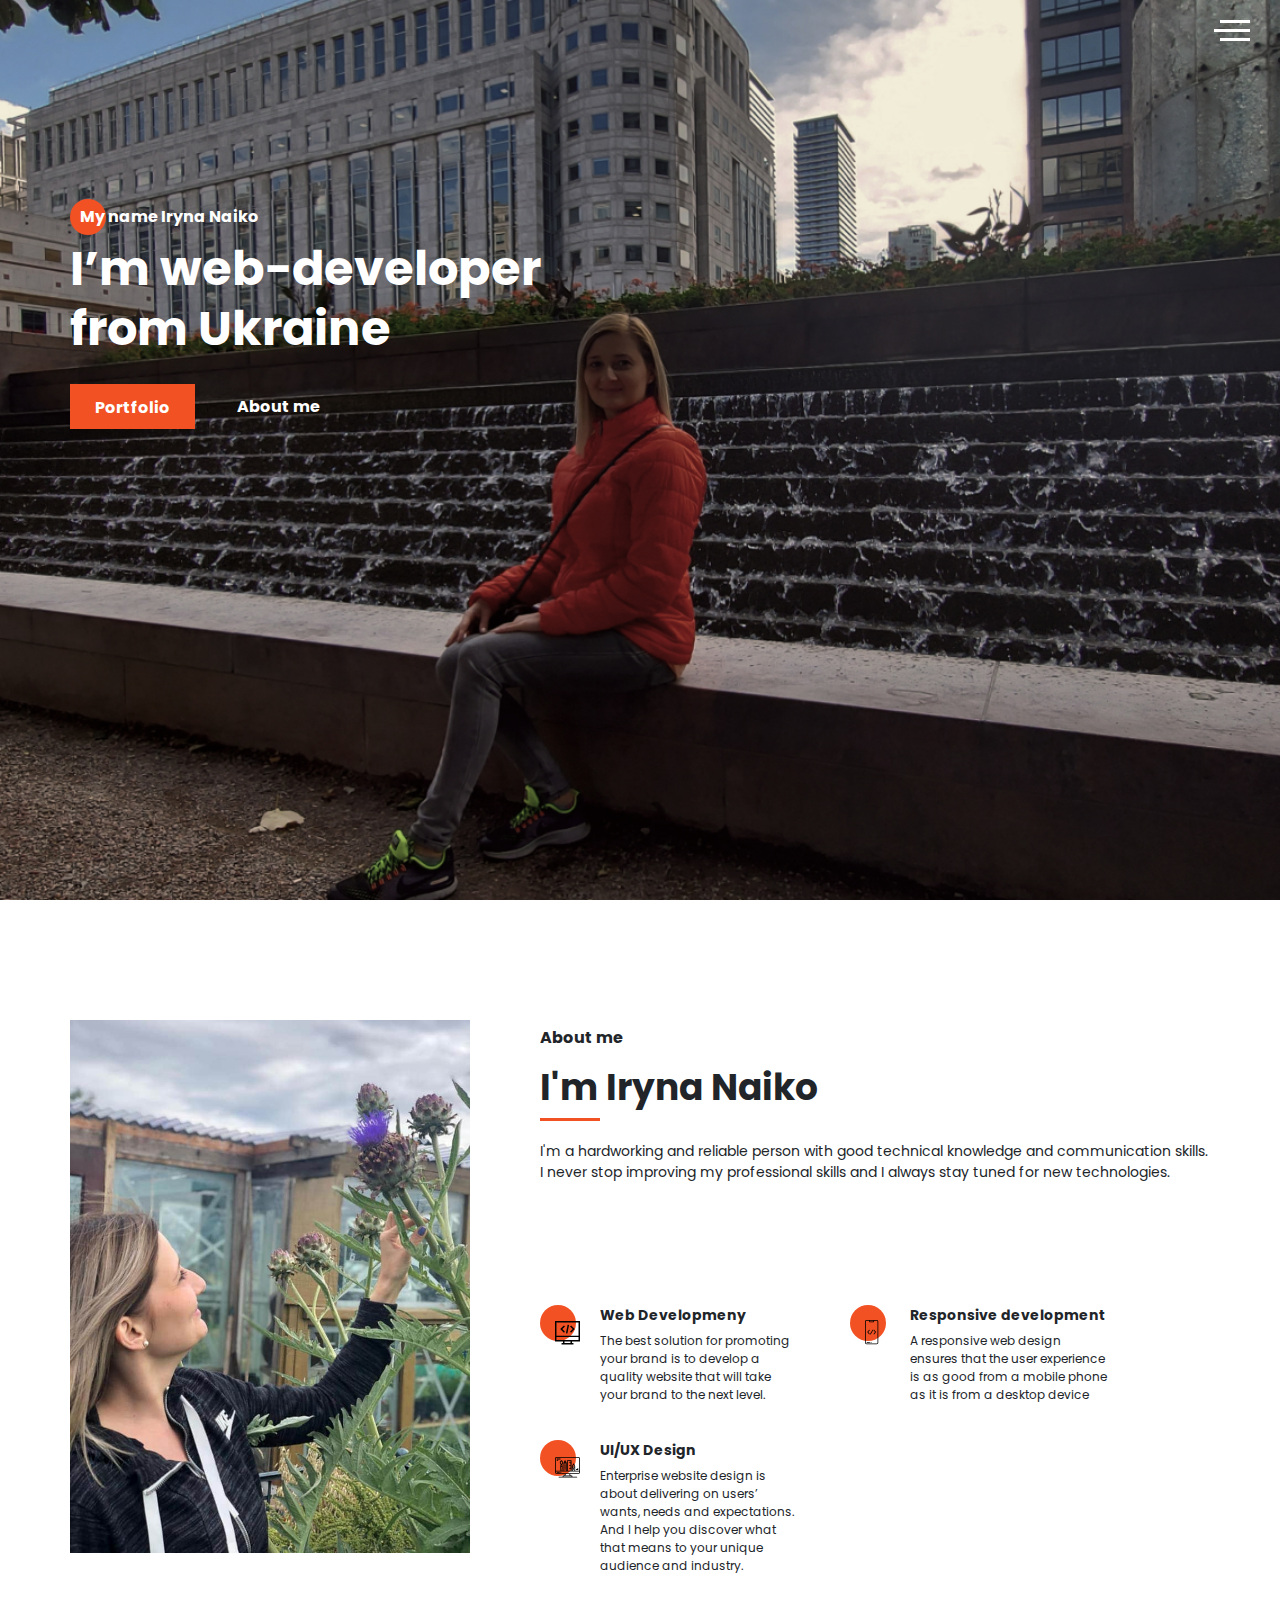
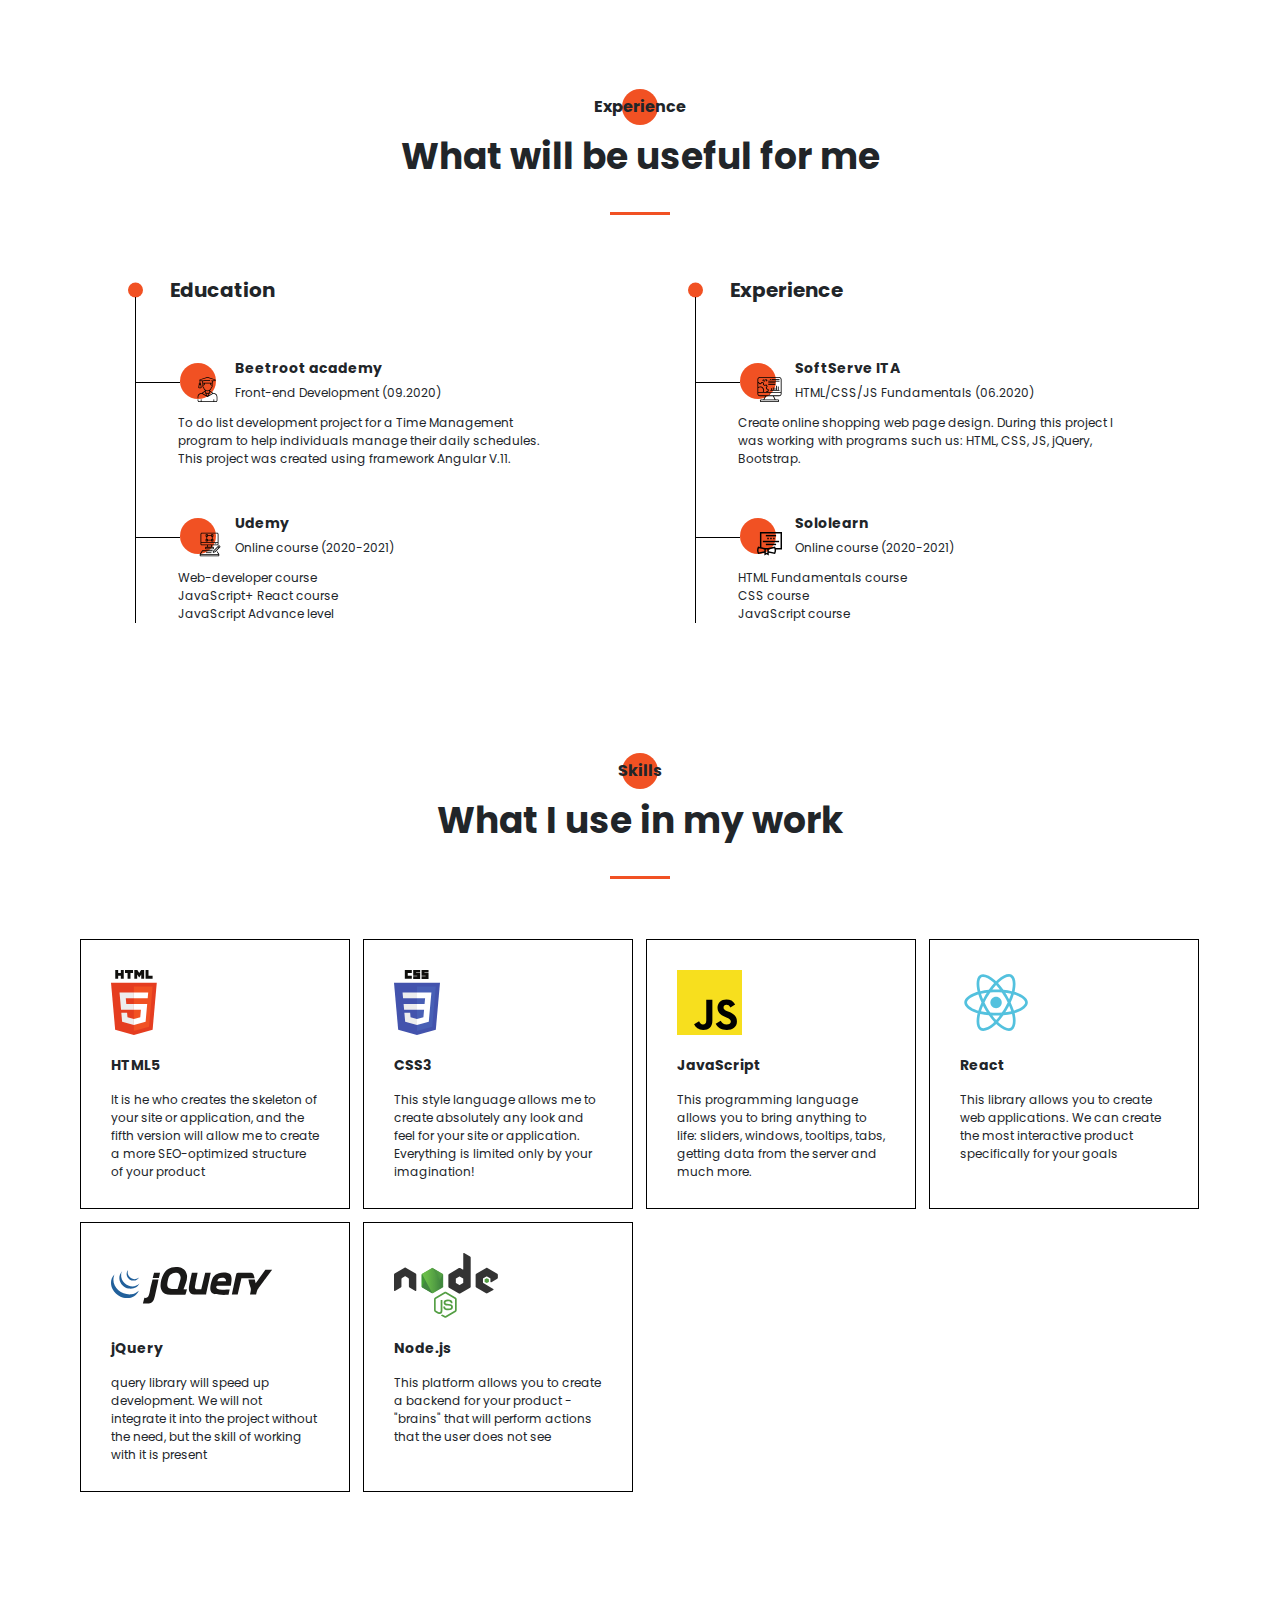
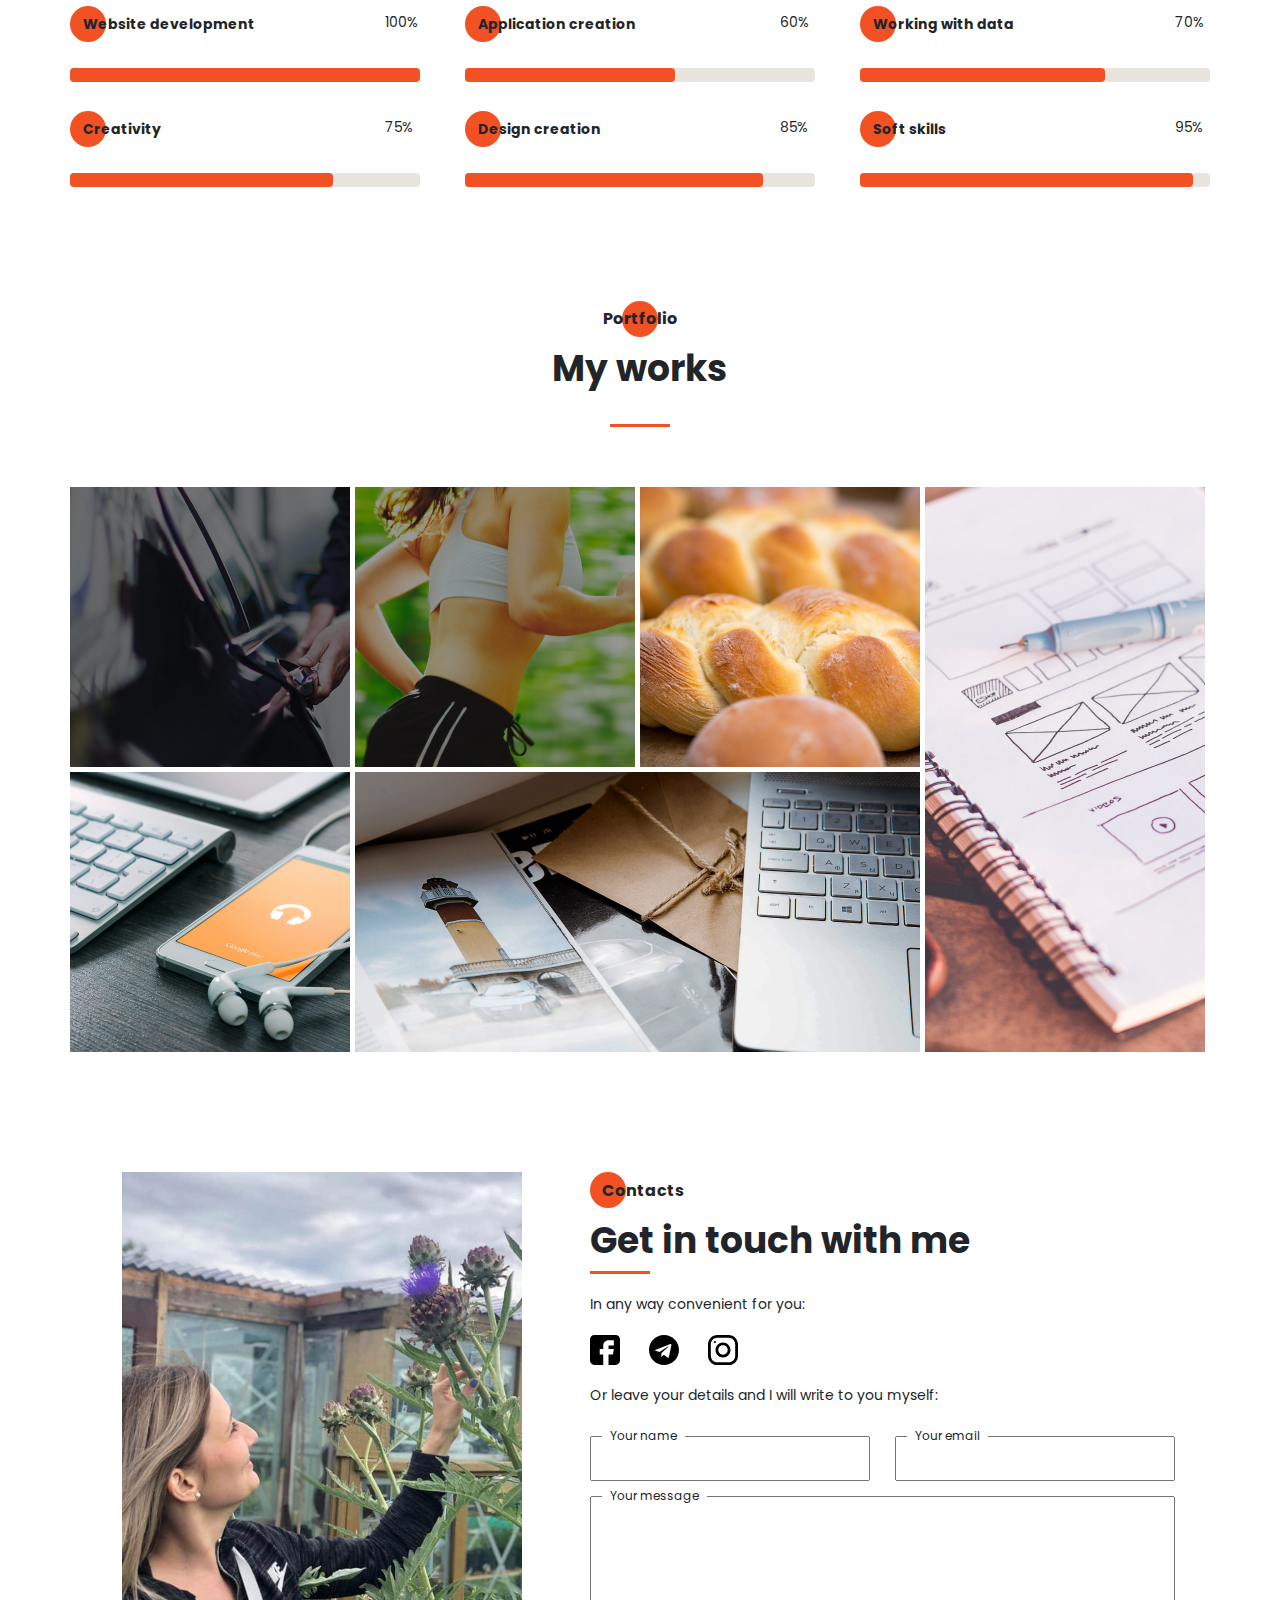
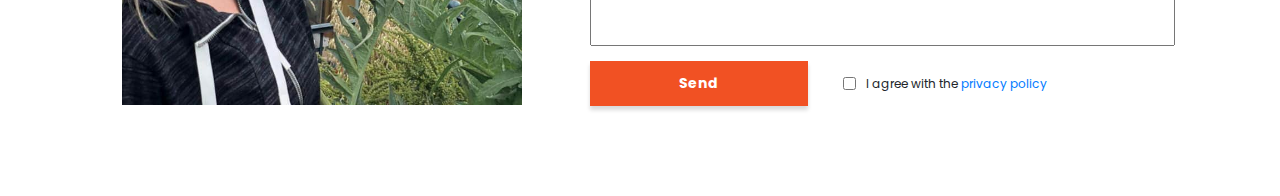
<file: index.html>
<!DOCTYPE html><html lang="ru"><head><meta charset="UTF-8"><meta name="viewport" content="width=device-width,initial-scale=1"><meta http-equiv="X-UA-Compatible" content="ie=edge"><title>Iryna Naiko Web-developer</title><meta name="title" content="Iryna Naiko Web-developer"><meta name="description" content="Here you can see my work and find out more about me"><!-- Open Graph / Facebook --><meta property="og:type" content="website"><meta property="og:url" content="https://metatags.io/"><meta property="og:title" content="Iryna Naiko Web-developer"><meta property="og:description" content="Here you can see my work and find out more about me"><meta property="og:image" content="img/myfoto.jpg"><!-- Twitter --><meta property="twitter:card" content="summary_large_image"><meta property="twitter:url" content="https://metatags.io/"><meta property="twitter:title" content="Iryna Naiko Web-developer"><meta property="twitter:description" content="Here you can see my work and find out more about me"><meta property="twitter:image" content="img/myfoto.jpg"><!-- Favicon  --><link rel="apple-touch-icon" sizes="57x57" href="icons/favicon/apple-icon-57x57.png"><link rel="apple-touch-icon" sizes="60x60" href="icons/favicon/apple-icon-60x60.png"><link rel="apple-touch-icon" sizes="72x72" href="icons/favicon/apple-icon-72x72.png"><link rel="apple-touch-icon" sizes="76x76" href="icons/favicon/apple-icon-76x76.png"><link rel="apple-touch-icon" sizes="114x114" href="icons/favicon/apple-icon-114x114.png"><link rel="apple-touch-icon" sizes="120x120" href="icons/favicon/apple-icon-120x120.png"><link rel="apple-touch-icon" sizes="144x144" href="icons/favicon/apple-icon-144x144.png"><link rel="apple-touch-icon" sizes="152x152" href="icons/favicon/apple-icon-152x152.png"><link rel="apple-touch-icon" sizes="180x180" href="icons/favicon/apple-icon-180x180.png"><link rel="icon" type="image/png" sizes="192x192" href="icons/favicon/android-icon-192x192.png"><link rel="icon" type="image/png" sizes="32x32" href="icons/favicon/favicon-32x32.png"><link rel="icon" type="image/png" sizes="96x96" href="icons/favicon/favicon-96x96.png"><link rel="icon" type="image/png" sizes="16x16" href="icons/favicon/favicon-16x16.png"><link rel="manifest" href="icons/favicon//manifest.json"><meta name="msapplication-TileColor" content="#ffffff"><meta name="msapplication-TileImage" content="/ms-icon-144x144.png"><meta name="theme-color" content="#ffffff"><link rel="stylesheet" href="css/style.min.css"></head><body><aside class="sidepanel"><a href="#" class="sidepanel__link"><!-- <img src="icons/social/facebook.svg" alt="facebook"> --> <svg width="20" height="20" viewBox="0 0 20 20" fill="none" xmlns="http://www.w3.org/2000/svg"><path d="M-7.46167e-07 2.92969L-1.28061e-07 17.0703C-5.74539e-08 18.6856 1.31439 20 2.92969 20L17.0703 20C18.6856 20 20 18.6856 20 17.0703L20 11.1719L12.9297 11.1719L12.9297 13.5156L9.41406 13.5156L9.41406 11.1719L7.03125 11.1719C5.09262 11.1719 3.51562 9.59488 3.51562 7.65625L3.51562 4.10156L7.03125 4.10156L7.03125 7.65625L9.41406 7.65625L9.41406 4.10156L12.9297 4.6875L12.9297 7.65625L20 7.65625L20 2.92969C20 1.31439 18.6856 -8.16774e-07 17.0703 -7.46167e-07L2.92969 -1.28061e-07C1.31439 -5.74539e-08 -8.16774e-07 1.31439 -7.46167e-07 2.92969Z" fill="#fff"/></svg> </a><a href="#" class="sidepanel__link"><!-- <img src="icons/social/instagram.svg" alt="instagram"> --> <svg width="20" height="20" viewBox="0 0 20 20" fill="none" xmlns="http://www.w3.org/2000/svg"><path d="M-6.01032e-07 6.25L-2.73196e-07 13.75C-1.22337e-07 17.2012 2.79875 20 6.25 20L13.75 20C17.2013 20 20 17.2012 20 13.75L20 6.25C20 2.79875 17.2012 -7.51891e-07 13.75 -6.01032e-07L6.25 -2.73196e-07C2.79875 -1.22337e-07 -7.51891e-07 2.79875 -6.01032e-07 6.25ZM13.75 1.875C16.1625 1.875 18.125 3.8375 18.125 6.25L18.125 13.75C18.125 16.1625 16.1625 18.125 13.75 18.125L6.25 18.125C3.8375 18.125 1.875 16.1625 1.875 13.75L1.875 6.25C1.875 3.8375 3.8375 1.875 6.25 1.875L13.75 1.875Z" fill="#fff"/><path d="M5 10C5 12.7612 7.23875 15 10 15C12.7613 15 15 12.7612 15 10C15 7.23875 12.7612 5 10 5C7.23875 5 5 7.23875 5 10ZM13.125 10C13.125 11.7225 11.7225 13.125 10 13.125C8.27625 13.125 6.875 11.7225 6.875 10C6.875 8.2775 8.27625 6.875 10 6.875C11.7225 6.875 13.125 8.2775 13.125 10Z" fill="#fff"/><path d="M5.29123 4.625C5.29123 4.25704 4.99295 3.95875 4.62499 3.95875C4.25703 3.95875 3.95874 4.25704 3.95874 4.625C3.95874 4.99296 4.25703 5.29125 4.62499 5.29125C4.99295 5.29125 5.29123 4.99296 5.29123 4.625Z" fill="#fff"/></svg> </a><a href="#" class="sidepanel__link"><!-- <img src="icons/social/github.svg" alt="github"> --> <svg width="19" height="20" viewBox="0 0 19 20" fill="none" xmlns="http://www.w3.org/2000/svg"><path d="M-4.37114e-07 9.99951C-1.95608e-07 15.5245 4.36167 19.9995 9.74107 19.9995C14.0457 19.9995 17.6962 17.1345 18.9832 13.162C19.0749 12.662 18.7734 12.4787 18.5148 12.4787C18.2835 12.4787 17.6706 12.487 16.8585 12.4912C17.4459 15.2728 15.5517 15.8595 15.5517 15.8595C14.4274 16.3145 14.1267 16.972 14.1267 16.972C13.5228 17.8778 13.5352 16.902 13.5352 16.902C13.603 15.8978 14.5389 15.3703 14.5389 15.3703C16.0283 14.4787 15.5979 13.0295 15.3493 12.4578C14.719 12.3678 14.2903 12.1103 14.0466 11.8245C13.8029 14.0453 12.9652 16.3795 9.23304 16.3795C8.16988 16.3795 7.30085 15.992 6.61933 15.3503C6.37316 15.4628 5.3827 15.8003 4.04116 15.2628C4.04116 15.2628 3.78012 14.4253 5.03988 12.5128C4.82345 11.7128 4.71606 10.8628 4.7111 10.0128C4.71606 9.16284 4.82345 8.31285 5.03988 7.51284C3.78012 5.61285 4.04116 4.77535 4.04116 4.77535C5.3827 4.23785 6.37316 4.57534 6.61933 4.67535C7.30085 4.03785 8.16988 3.65035 9.23304 3.65035C12.9752 3.65035 13.7987 5.98784 14.0383 8.21284C14.3307 7.86284 14.928 7.53784 15.8408 7.53784C17.1444 7.53784 18.1918 7.55034 18.5082 7.55034C18.7635 7.55034 19.0683 7.37534 18.9708 6.86284C17.692 2.86201 14.0391 -0.000488895 9.74107 -0.000488707C4.36167 -0.000488472 -6.7851e-07 4.47701 -4.37114e-07 9.99951Z" fill="#fff"/></svg></a><div class="sidepanel__divider"></div><div class="sidepanel__text"><span>Social</span></div></aside><div class="menu"><div class="menu__block"><div class="menu__close close"><svg width="29" height="30" viewBox="0 0 29 30" fill="none" xmlns="http://www.w3.org/2000/svg"><path d="M17.1568 14.5231L28.4489 3.23075C29.1837 2.49623 29.1837 1.30861 28.4489 0.574085C27.7144 -0.160437 26.5267 -0.160437 25.7922 0.574085L14.4998 11.8665L3.20781 0.574085C2.47295 -0.160437 1.28567 -0.160437 0.551149 0.574085C-0.183716 1.30861 -0.183716 2.49623 0.551149 3.23075L11.8432 14.5231L0.551149 25.8155C-0.183716 26.55 -0.183716 27.7376 0.551149 28.4721C0.917206 28.8385 1.39852 29.0226 1.87948 29.0226C2.36045 29.0226 2.84141 28.8385 3.20781 28.4721L14.4998 17.1798L25.7922 28.4721C26.1586 28.8385 26.6396 29.0226 27.1205 29.0226C27.6015 29.0226 28.0825 28.8385 28.4489 28.4721C29.1837 27.7376 29.1837 26.55 28.4489 25.8155L17.1568 14.5231Z" fill="#fff"/></svg></div><nav><ul class="menu__list"><li class="menu__link"><a href="#about">about me</a></li><li class="menu__link"><a href="#resume">my experience</a></li><li class="menu__link"><a href="#skills">my skills</a></li><li class="menu__link"><a href="#portfolio">my works</a></li><!-- <li class="menu__link"><a href="#">price</a></li> --><li class="menu__link"><a href="#contacts">contacts</a></li></ul></nav><div class="menu__social"><a href="#"><svg width="20" height="20" viewBox="0 0 20 20" fill="none" xmlns="http://www.w3.org/2000/svg"><path d="M17.0698 0L2.9292 0C1.3139 0 -0.000488281 1.31439 -0.000488281 2.92969L-0.000488281 17.0703C-0.000488281 18.6856 1.3139 20 2.9292 20L8.82764 20L8.82764 12.9297L6.48389 12.9297L6.48389 9.41406L8.82764 9.41406L8.82764 7.03125C8.82764 5.09262 10.4046 3.51563 12.3433 3.51563L15.8979 3.51563L15.8979 7.03125L12.3433 7.03125L12.3433 9.41406L15.8979 9.41406L15.312 12.9297L12.3433 12.9297L12.3433 20L17.0698 20C18.6851 20 19.9995 18.6856 19.9995 17.0703L19.9995 2.92969C19.9995 1.31439 18.6851 0 17.0698 0Z" fill="#fff"/></svg> </a><a href="#"><svg width="20" height="20" viewBox="0 0 20 20" fill="none" xmlns="http://www.w3.org/2000/svg"><path d="M13.7495 0L6.24951 0C2.79826 0 -0.000488281 2.79875 -0.000488281 6.25L-0.000488281 13.75C-0.000488281 17.2013 2.79826 20 6.24951 20L13.7495 20C17.2008 20 19.9995 17.2013 19.9995 13.75L19.9995 6.25C19.9995 2.79875 17.2008 0 13.7495 0ZM18.1245 13.75C18.1245 16.1625 16.162 18.125 13.7495 18.125L6.24951 18.125C3.83701 18.125 1.87451 16.1625 1.87451 13.75L1.87451 6.25C1.87451 3.8375 3.83701 1.875 6.24951 1.875L13.7495 1.875C16.162 1.875 18.1245 3.8375 18.1245 6.25L18.1245 13.75Z" fill="#fff"/><path d="M9.99951 5C7.23826 5 4.99951 7.23875 4.99951 10C4.99951 12.7613 7.23826 15 9.99951 15C12.7608 15 14.9995 12.7613 14.9995 10C14.9995 7.23875 12.7608 5 9.99951 5ZM9.99951 13.125C8.27701 13.125 6.87451 11.7225 6.87451 10C6.87451 8.27625 8.27701 6.875 9.99951 6.875C11.722 6.875 13.1245 8.27625 13.1245 10C13.1245 11.7225 11.722 13.125 9.99951 13.125Z" fill="#fff"/><path d="M15.3745 5.29123C15.7425 5.29123 16.0408 4.99295 16.0408 4.62499C16.0408 4.25703 15.7425 3.95874 15.3745 3.95874C15.0065 3.95874 14.7083 4.25703 14.7083 4.62499C14.7083 4.99295 15.0065 5.29123 15.3745 5.29123Z" fill="#fff"/></svg> </a><a href="#"><svg width="20" height="19" viewBox="0 0 20 19" fill="none" xmlns="http://www.w3.org/2000/svg"><path d="M10 0C4.475 0 0 4.36167 0 9.74107C0 14.0457 2.865 17.6962 6.8375 18.9832C7.3375 19.0749 7.52083 18.7734 7.52083 18.5148C7.52083 18.2835 7.5125 17.6706 7.50833 16.8585C4.72667 17.4459 4.14 15.5517 4.14 15.5517C3.685 14.4274 3.0275 14.1267 3.0275 14.1267C2.12167 13.5228 3.0975 13.5352 3.0975 13.5352C4.10167 13.603 4.62917 14.5389 4.62917 14.5389C5.52083 16.0283 6.97 15.5979 7.54167 15.3493C7.63167 14.719 7.88917 14.2903 8.175 14.0466C5.95417 13.8029 3.62 12.9652 3.62 9.23304C3.62 8.16988 4.0075 7.30085 4.64917 6.61934C4.53667 6.37317 4.19917 5.3827 4.73667 4.04116C4.73667 4.04116 5.57417 3.78012 7.48667 5.03988C8.28667 4.82345 9.13667 4.71606 9.98667 4.7111C10.8367 4.71606 11.6867 4.82345 12.4867 5.03988C14.3867 3.78012 15.2242 4.04116 15.2242 4.04116C15.7617 5.3827 15.4242 6.37317 15.3242 6.61934C15.9617 7.30085 16.3492 8.16988 16.3492 9.23304C16.3492 12.9752 14.0117 13.7987 11.7867 14.0383C12.1367 14.3307 12.4617 14.928 12.4617 15.8408C12.4617 17.1444 12.4492 18.1918 12.4492 18.5082C12.4492 18.7635 12.6242 19.0683 13.1367 18.9708C17.1375 17.692 20 14.0391 20 9.74107C20 4.36167 15.5225 0 10 0Z" fill="#fff"/></svg></a></div></div><div class="menu__overlay"></div></div><section class="promo"><div class="hamburger"><span></span> <span class="long"></span> <span></span></div><div class="container"><div class="title title_fz16 promo__subtitle">My name Iryna Naiko</div><h1 class="title title_fz48 promo__title">I’m web-developer from Ukraine</h1><div class="promo__btns"><a href="#portfolio" class="promo__link btn">Portfolio</a> <a href="#about" class="promo__link">About me</a></div></div></section><section id="about" class="about"><div class="container"><div class="about__wrapper"><div class="about__photo"><img src="img/myfoto.jpg" alt="photo"></div><div class="about__descr"><h2 class="title title_fz16 section__title">About me</h2><div class="title title_fz36 section__subtitle">I'm Iryna Naiko</div><div class="divider"></div><p class="about__text">I'm a hardworking and reliable person with good technical knowledge and communication skills. I never stop improving my professional skills and I always stay tuned for new technologies.</p></div><div class="about__skills"><div class="about__skills-item"><div class="about__skills-circle"><img src="icons/about_me/web_development.svg" alt="web dev"></div><div><div class="title title_fz14">Web Developmeny</div><div class="about__skills-text">The best solution for promoting your brand is to develop a quality website that will take your brand to the next level.</div></div></div><div class="about__skills-item"><div class="about__skills-circle"><img src="icons/about_me/mobile_dev.svg" alt="mob dev"></div><div><div class="title title_fz14">Responsive development</div><div class="about__skills-text">A responsive web design ensures that the user experience is as good from a mobile phone as it is from a desktop device</div></div></div><div class="about__skills-item"><div class="about__skills-circle"><img src="icons/about_me/design.svg" alt="design"></div><div><div class="title title_fz14">UI/UX Design</div><div class="about__skills-text">Enterprise website design is about delivering on users’ wants, needs and expectations. And I help you discover what that means to your unique audience and industry.</div></div></div></div></div></div></section><section id="resume" class="resume"><div class="container"><h2 class="title title_fz16 resume__title">Experience</h2><div class="title title_fz36 resume__subtitle">What will be useful for me</div><div class="divider"></div><div class="resume__wrapper"><div class="resume__column"><h3 class="title title_fz20 resume__column-title">Education</h3><ul><li><div class="resume__item"><div class="resume__item-head"><div class="resume__item-icon"><img src="icons/experience/university.svg" alt="university"></div><h4 class="title title_fz14">Beetroot academy</h4><div class="resume__item-location">Front-end Development (09.2020)</div></div><div class="resume__item-body">To do list development project for a Time Management program to help individuals manage their daily schedules. This project was created using framework Angular V.11.</div></div></li><li><div class="resume__item"><div class="resume__item-head"><div class="resume__item-icon"><img src="icons/experience/designer.svg" alt="university"></div><h4 class="title title_fz14">Udemy</h4><div class="resume__item-location">Online course (2020-2021)</div></div><div class="resume__item-body">Web-developer course<br>JavaScript+ React course<br>JavaScript Advance level</div></div></li></ul></div><div class="resume__column"><h3 class="title title_fz20 resume__column-title">Experience</h3><ul><li><div class="resume__item"><div class="resume__item-head"><div class="resume__item-icon"><img src="icons/experience/developer.svg" alt="university"></div><h4 class="title title_fz14">SoftServe ITA</h4><div class="resume__item-location">HTML/CSS/JS Fundamentals (06.2020)</div></div><div class="resume__item-body">Create online shopping web page design. During this project I was working with programs such us: HTML, CSS, JS, jQuery, Bootstrap.</div></div></li><li><div class="resume__item"><div class="resume__item-head"><div class="resume__item-icon"><img src="icons/experience/courses.svg" alt="university"></div><h4 class="title title_fz14">Sololearn</h4><div class="resume__item-location">Online course (2020-2021)</div></div><div class="resume__item-body">HTML Fundamentals course<br>CSS course<br>JavaScript course</div></div></li></ul></div></div></div></section><section id="skills" class="skills"><div class="container"><h2 class="title title_fz16 title__section-title">Skills</h2><div class="title title_fz36 title__section-subtitle">What I use in my work</div><div class="divider"></div><div class="skills__items"><div class="skills__item"><div class="skills__item-img"><img src="icons/skills/html5.svg" alt="html"></div><h3 class="title title_fz14">HTML5</h3><p>It is he who creates the skeleton of your site or application, and the fifth version will allow me to create a more SEO-optimized structure of your product</p></div><div class="skills__item"><div class="skills__item-img"><img src="icons/skills/css3.svg" alt="css3"></div><h3 class="title title_fz14">CSS3</h3><p>This style language allows me to create absolutely any look and feel for your site or application. Everything is limited only by your imagination!</p></div><div class="skills__item"><div class="skills__item-img"><img src="icons/skills/js.svg" alt="js"></div><h3 class="title title_fz14">JavaScript</h3><p>This programming language allows you to bring anything to life: sliders, windows, tooltips, tabs, getting data from the server and much more.</p></div><div class="skills__item"><div class="skills__item-img"><img src="icons/skills/react.svg" alt="react"></div><h3 class="title title_fz14">React</h3><p>This library allows you to create web applications. We can create the most interactive product specifically for your goals</p></div><div class="skills__item"><div class="skills__item-img"><img src="icons/skills/jquery.svg" alt="jquery"></div><h3 class="title title_fz14">jQuery</h3><p>query library will speed up development. We will not integrate it into the project without the need, but the skill of working with it is present</p></div><div class="skills__item"><div class="skills__item-img"><img src="icons/skills/node.js.svg" alt="node"></div><h3 class="title title_fz14">Node.js</h3><p>This platform allows you to create a backend for your product - "brains" that will perform actions that the user does not see</p></div></div><div class="skills__ratings"><div class="skills__ratings-item"><div class="title title_fz14 skills__ratings-title">Website development</div><div class="skills__ratings-counter">100%</div><div class="skills__ratings-line"><span></span></div></div><div class="skills__ratings-item"><div class="title title_fz14 skills__ratings-title">Application creation</div><div class="skills__ratings-counter">60%</div><div class="skills__ratings-line"><span></span></div></div><div class="skills__ratings-item"><div class="title title_fz14 skills__ratings-title">Working with data</div><div class="skills__ratings-counter">70%</div><div class="skills__ratings-line"><span></span></div></div><div class="skills__ratings-item"><div class="title title_fz14 skills__ratings-title">Creativity</div><div class="skills__ratings-counter">75%</div><div class="skills__ratings-line"><span></span></div></div><div class="skills__ratings-item"><div class="title title_fz14 skills__ratings-title">Design creation</div><div class="skills__ratings-counter">85%</div><div class="skills__ratings-line"><span></span></div></div><div class="skills__ratings-item"><div class="title title_fz14 skills__ratings-title">Soft skills</div><div class="skills__ratings-counter">95%</div><div class="skills__ratings-line"><span></span></div></div></div></div></section><section id="portfolio" class="portfolio"><div class="container"><h2 class="title title_fz16 title__section-title">Portfolio</h2><div class="title title_fz36 title__section-subtitle">My works</div><div class="divider"></div><div class="portfolio__wrapper"><a href="#" class="portfolio__item"><img src="img/works/uber.jpg" alt="uber"> </a><a href="#" class="portfolio__item"><img src="img/works/pulse.jpg" alt="bred"> </a><a href="#" class="portfolio__item"><img src="img/works/bread.jpg" alt="pulse"> </a><a href="#" class="portfolio__item vertical"><img src="img/works/plans.jpg" alt="plans"> </a><a href="#" class="portfolio__item"><img src="img/works/ipad.jpg" alt="ipad"> </a><a href="#" class="portfolio__item horizontal"><img src="img/works/mac.jpg" alt="mac"></a></div></div></section><section id="contacts" class="contacts"><div class="container"><div class="contacts__wrapper"><div class="contacts__photo"><img src="img/myfoto.jpg" alt="foto"></div><div class="contacts__descr"><h2 class="title title_fz16 contacts__title">Contacts</h2><div class="title title_fz36 contacts__subtitle">Get in touch with me</div><div class="divider"></div><div class="titile title_fz14 contacts__text">In any way convenient for you:</div><div class="contacts__social"><a href="#" class="contacts__link"><img src="icons/social/facebook_black.svg" alt="facebook"> </a><a href="#" class="contacts__link"><img src="icons/social/telegram.svg" alt="telegram"> </a><a href="#" class="contacts__link"><img src="icons/social/instagram_black.svg" alt="instagram"></a></div><div class="titile title_fz14 contacts__text">Or leave your details and I will write to you myself:</div><form action="#" class="contacts__form"><div class="contacts__input"><input required name="name" id="name" type="text"> <label for="name">Your name</label></div><div class="contacts__input"><input required name="email" id="email" type="email"> <label for="email">Your email</label></div><div class="contacts__textarea"><textarea name="text" id="text"></textarea> <label for="text">Your message</label></div><div class="contacts__triggers"><button class="contacts__btn btn">Send</button><div class="contacts__policy"><input required type="checkbox"> <span>I agree with the <a href="/policy.html">privacy policy</a></span></div></div></form></div></div></div></section><script src="js/script.js"></script></body></html>
</file>
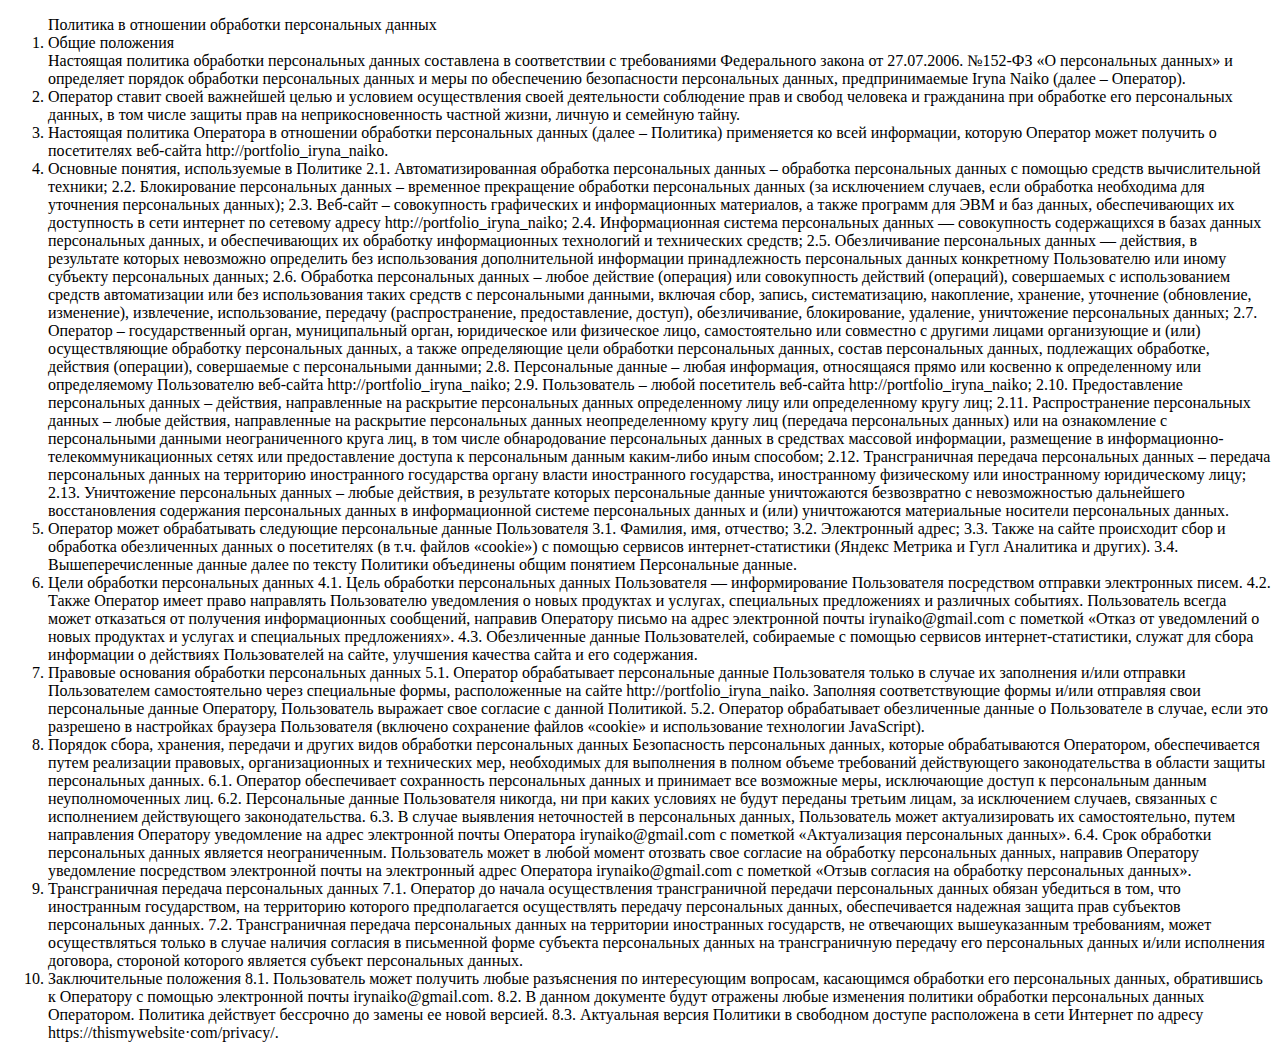
<file: policy.html>
<!DOCTYPE html><html lang="en"><head><meta charset="UTF-8"><meta http-equiv="X-UA-Compatible" content="IE=edge"><meta name="viewport" content="width=device-width,initial-scale=1"><title>Policy</title></head><body><ol>Политика в отношении обработки персональных данных<li>Общие положения<br>Настоящая политика обработки персональных данных составлена в соответствии с требованиями Федерального закона от 27.07.2006. №152-ФЗ «О персональных данных» и определяет порядок обработки персональных данных и меры по обеспечению безопасности персональных данных, предпринимаемые Iryna Naiko (далее – Оператор).</li><li>Оператор ставит своей важнейшей целью и условием осуществления своей деятельности соблюдение прав и свобод человека и гражданина при обработке его персональных данных, в том числе защиты прав на неприкосновенность частной жизни, личную и семейную тайну.</li><li>Настоящая политика Оператора в отношении обработки персональных данных (далее – Политика) применяется ко всей информации, которую Оператор может получить о посетителях веб-сайта http://portfolio_iryna_naiko.</li><li>Основные понятия, используемые в Политике 2.1. Автоматизированная обработка персональных данных – обработка персональных данных с помощью средств вычислительной техники; 2.2. Блокирование персональных данных – временное прекращение обработки персональных данных (за исключением случаев, если обработка необходима для уточнения персональных данных); 2.3. Веб-сайт – совокупность графических и информационных материалов, а также программ для ЭВМ и баз данных, обеспечивающих их доступность в сети интернет по сетевому адресу http://portfolio_iryna_naiko; 2.4. Информационная система персональных данных — совокупность содержащихся в базах данных персональных данных, и обеспечивающих их обработку информационных технологий и технических средств; 2.5. Обезличивание персональных данных — действия, в результате которых невозможно определить без использования дополнительной информации принадлежность персональных данных конкретному Пользователю или иному субъекту персональных данных; 2.6. Обработка персональных данных – любое действие (операция) или совокупность действий (операций), совершаемых с использованием средств автоматизации или без использования таких средств с персональными данными, включая сбор, запись, систематизацию, накопление, хранение, уточнение (обновление, изменение), извлечение, использование, передачу (распространение, предоставление, доступ), обезличивание, блокирование, удаление, уничтожение персональных данных; 2.7. Оператор – государственный орган, муниципальный орган, юридическое или физическое лицо, самостоятельно или совместно с другими лицами организующие и (или) осуществляющие обработку персональных данных, а также определяющие цели обработки персональных данных, состав персональных данных, подлежащих обработке, действия (операции), совершаемые с персональными данными; 2.8. Персональные данные – любая информация, относящаяся прямо или косвенно к определенному или определяемому Пользователю веб-сайта http://portfolio_iryna_naiko; 2.9. Пользователь – любой посетитель веб-сайта http://portfolio_iryna_naiko; 2.10. Предоставление персональных данных – действия, направленные на раскрытие персональных данных определенному лицу или определенному кругу лиц; 2.11. Распространение персональных данных – любые действия, направленные на раскрытие персональных данных неопределенному кругу лиц (передача персональных данных) или на ознакомление с персональными данными неограниченного круга лиц, в том числе обнародование персональных данных в средствах массовой информации, размещение в информационно-телекоммуникационных сетях или предоставление доступа к персональным данным каким-либо иным способом; 2.12. Трансграничная передача персональных данных – передача персональных данных на территорию иностранного государства органу власти иностранного государства, иностранному физическому или иностранному юридическому лицу; 2.13. Уничтожение персональных данных – любые действия, в результате которых персональные данные уничтожаются безвозвратно с невозможностью дальнейшего восстановления содержания персональных данных в информационной системе персональных данных и (или) уничтожаются материальные носители персональных данных.</li><li>Оператор может обрабатывать следующие персональные данные Пользователя 3.1. Фамилия, имя, отчество; 3.2. Электронный адрес; 3.3. Также на сайте происходит сбор и обработка обезличенных данных о посетителях (в т.ч. файлов «cookie») с помощью сервисов интернет-статистики (Яндекс Метрика и Гугл Аналитика и других). 3.4. Вышеперечисленные данные далее по тексту Политики объединены общим понятием Персональные данные.</li><li>Цели обработки персональных данных 4.1. Цель обработки персональных данных Пользователя — информирование Пользователя посредством отправки электронных писем. 4.2. Также Оператор имеет право направлять Пользователю уведомления о новых продуктах и услугах, специальных предложениях и различных событиях. Пользователь всегда может отказаться от получения информационных сообщений, направив Оператору письмо на адрес электронной почты irynaiko@gmail.com с пометкой «Отказ от уведомлений о новых продуктах и услугах и специальных предложениях». 4.3. Обезличенные данные Пользователей, собираемые с помощью сервисов интернет-статистики, служат для сбора информации о действиях Пользователей на сайте, улучшения качества сайта и его содержания.</li><li>Правовые основания обработки персональных данных 5.1. Оператор обрабатывает персональные данные Пользователя только в случае их заполнения и/или отправки Пользователем самостоятельно через специальные формы, расположенные на сайте http://portfolio_iryna_naiko. Заполняя соответствующие формы и/или отправляя свои персональные данные Оператору, Пользователь выражает свое согласие с данной Политикой. 5.2. Оператор обрабатывает обезличенные данные о Пользователе в случае, если это разрешено в настройках браузера Пользователя (включено сохранение файлов «cookie» и использование технологии JavaScript).</li><li>Порядок сбора, хранения, передачи и других видов обработки персональных данных Безопасность персональных данных, которые обрабатываются Оператором, обеспечивается путем реализации правовых, организационных и технических мер, необходимых для выполнения в полном объеме требований действующего законодательства в области защиты персональных данных. 6.1. Оператор обеспечивает сохранность персональных данных и принимает все возможные меры, исключающие доступ к персональным данным неуполномоченных лиц. 6.2. Персональные данные Пользователя никогда, ни при каких условиях не будут переданы третьим лицам, за исключением случаев, связанных с исполнением действующего законодательства. 6.3. В случае выявления неточностей в персональных данных, Пользователь может актуализировать их самостоятельно, путем направления Оператору уведомление на адрес электронной почты Оператора irynaiko@gmail.com с пометкой «Актуализация персональных данных». 6.4. Срок обработки персональных данных является неограниченным. Пользователь может в любой момент отозвать свое согласие на обработку персональных данных, направив Оператору уведомление посредством электронной почты на электронный адрес Оператора irynaiko@gmail.com с пометкой «Отзыв согласия на обработку персональных данных».</li><li>Трансграничная передача персональных данных 7.1. Оператор до начала осуществления трансграничной передачи персональных данных обязан убедиться в том, что иностранным государством, на территорию которого предполагается осуществлять передачу персональных данных, обеспечивается надежная защита прав субъектов персональных данных. 7.2. Трансграничная передача персональных данных на территории иностранных государств, не отвечающих вышеуказанным требованиям, может осуществляться только в случае наличия согласия в письменной форме субъекта персональных данных на трансграничную передачу его персональных данных и/или исполнения договора, стороной которого является субъект персональных данных.</li><li>Заключительные положения 8.1. Пользователь может получить любые разъяснения по интересующим вопросам, касающимся обработки его персональных данных, обратившись к Оператору с помощью электронной почты irynaiko@gmail.com. 8.2. В данном документе будут отражены любые изменения политики обработки персональных данных Оператором. Политика действует бессрочно до замены ее новой версией. 8.3. Актуальная версия Политики в свободном доступе расположена в сети Интернет по адресу httpsː//thismywebsite·com/privacy/.</li></ol></body></html>
</file>
<file: css/style.min.css>
/*!
 * Bootstrap Reboot v4.3.1 (https://getbootstrap.com/)
 * Copyright 2011-2019 The Bootstrap Authors
 * Copyright 2011-2019 Twitter, Inc.
 * Licensed under MIT (https://github.com/twbs/bootstrap/blob/master/LICENSE)
 * Forked from Normalize.css, licensed MIT (https://github.com/necolas/normalize.css/blob/master/LICENSE.md)
 */@import url(https://fonts.googleapis.com/css2?family=Poppins:wght@500;700&display=swap);*,::after,::before{box-sizing:border-box}html{font-family:sans-serif;line-height:1.15;-webkit-text-size-adjust:100%;-webkit-tap-highlight-color:transparent}article,aside,figcaption,figure,footer,header,hgroup,main,nav,section{display:block}body{margin:0;font-family:-apple-system,BlinkMacSystemFont,"Segoe UI",Roboto,"Helvetica Neue",Arial,"Noto Sans",sans-serif,"Apple Color Emoji","Segoe UI Emoji","Segoe UI Symbol","Noto Color Emoji";font-size:1rem;font-weight:400;line-height:1.5;color:#212529;text-align:left;background-color:#fff}[tabindex="-1"]:focus{outline:0!important}hr{box-sizing:content-box;height:0;overflow:visible}h1,h2,h3,h4,h5,h6{margin-top:0;margin-bottom:.5rem}p{margin-top:0;margin-bottom:1rem}abbr[data-original-title],abbr[title]{text-decoration:underline;-webkit-text-decoration:underline dotted;text-decoration:underline dotted;cursor:help;border-bottom:0;-webkit-text-decoration-skip-ink:none;text-decoration-skip-ink:none}address{margin-bottom:1rem;font-style:normal;line-height:inherit}dl,ol,ul{margin-top:0;margin-bottom:1rem}ol ol,ol ul,ul ol,ul ul{margin-bottom:0}dt{font-weight:700}dd{margin-bottom:.5rem;margin-left:0}blockquote{margin:0 0 1rem}b,strong{font-weight:bolder}small{font-size:80%}sub,sup{position:relative;font-size:75%;line-height:0;vertical-align:baseline}sub{bottom:-.25em}sup{top:-.5em}a{color:#007bff;text-decoration:none;background-color:transparent}a:hover{color:#0056b3;text-decoration:underline}a:not([href]):not([tabindex]){color:inherit;text-decoration:none}a:not([href]):not([tabindex]):focus,a:not([href]):not([tabindex]):hover{color:inherit;text-decoration:none}a:not([href]):not([tabindex]):focus{outline:0}code,kbd,pre,samp{font-family:SFMono-Regular,Menlo,Monaco,Consolas,"Liberation Mono","Courier New",monospace;font-size:1em}pre{margin-top:0;margin-bottom:1rem;overflow:auto}figure{margin:0 0 1rem}img{vertical-align:middle;border-style:none}svg{overflow:hidden;vertical-align:middle}table{border-collapse:collapse}caption{padding-top:.75rem;padding-bottom:.75rem;color:#6c757d;text-align:left;caption-side:bottom}th{text-align:inherit}label{display:inline-block;margin-bottom:.5rem}button{border-radius:0}button:focus{outline:1px dotted;outline:5px auto -webkit-focus-ring-color}button,input,optgroup,select,textarea{margin:0;font-family:inherit;font-size:inherit;line-height:inherit}button,input{overflow:visible}button,select{text-transform:none}select{word-wrap:normal}[type=button],[type=reset],[type=submit],button{-webkit-appearance:button}[type=button]:not(:disabled),[type=reset]:not(:disabled),[type=submit]:not(:disabled),button:not(:disabled){cursor:pointer}[type=button]::-moz-focus-inner,[type=reset]::-moz-focus-inner,[type=submit]::-moz-focus-inner,button::-moz-focus-inner{padding:0;border-style:none}input[type=checkbox],input[type=radio]{box-sizing:border-box;padding:0}input[type=date],input[type=datetime-local],input[type=month],input[type=time]{-webkit-appearance:listbox}textarea{overflow:auto;resize:vertical}fieldset{min-width:0;padding:0;margin:0;border:0}legend{display:block;width:100%;max-width:100%;padding:0;margin-bottom:.5rem;font-size:1.5rem;line-height:inherit;color:inherit;white-space:normal}progress{vertical-align:baseline}[type=number]::-webkit-inner-spin-button,[type=number]::-webkit-outer-spin-button{height:auto}[type=search]{outline-offset:-2px;-webkit-appearance:none}[type=search]::-webkit-search-decoration{-webkit-appearance:none}::-webkit-file-upload-button{font:inherit;-webkit-appearance:button}output{display:inline-block}summary{display:list-item;cursor:pointer}template{display:none}[hidden]{display:none!important}*{font-family:Poppins,sans-serif;margin:0;padding:0}p{margin:0}.container{width:1140px;margin:0 auto}@media screen and (max-width:1200px){.container{max-width:960px}}@media screen and (max-width:992px){.container{max-width:720px}}@media screen and (max-width:768px){.container{max-width:540px}}@media screen and (max-width:576px){.container{width:100%;padding:0 10px}}.divider{width:60px;height:3px;background-color:#f15123;margin-top:25px;margin:25px auto 0 auto}@media screen and (max-width:992px){.divider{margin:15px auto 0 auto}}.promo{min-height:100vh;position:relative;background:url(../img/bg1.jpg) no-repeat 50%/cover;padding-top:205px}.promo__title{width:550px;margin-top:10px;color:#fff}@media screen and (max-width:768px){.promo__title{line-height:39px;width:300px}}.promo__subtitle{padding-left:10px;position:relative;color:#fff;z-index:2}.promo__subtitle:before{content:'';position:absolute;z-index:-1;top:-25%;left:0;width:36px;height:36px;border-radius:100%;background:#f15123}.promo__btns{margin-top:25px;display:flex;align-items:center;justify-content:space-between;width:250px}@media screen and (max-width:576px){.promo__btns{margin-top:30px}}.promo__link{color:#fff;font-weight:700}.promo__link:hover{color:#fff;text-decoration:none}.title{font-weight:700;font-size:36px;line-height:60px}.title_fz14{font-size:14px;line-height:21px}.title_fz16{font-size:16px;line-height:24px}.title_fz20{font-size:20px;line-height:30px}.title_fz36{font-size:36px}@media screen and (max-width:992px){.title_fz36{font-size:30px;line-height:42px;margin-top:26px;margin-bottom:15px}}@media screen and (max-width:576px){.title_fz36{font-size:24px;line-height:36px}}.title_fz48{font-size:48px}@media screen and (max-width:768px){.title_fz48{font-size:28px}}@media screen and (max-width:576px){.title_fz48{font-size:26px}}.title__section-title{position:relative;text-align:center}.title__section-title:before{content:'';position:absolute;z-index:-1;top:-25%;left:0;width:36px;height:36px;border-radius:100%;background:#f15123}.title__section-title:before{top:-6px;left:50%;transform:translateX(-50%)}.title__section-subtitle{text-align:center}.btn{padding:12px 25px;height:45px;background:#f15123;box-shadow:0 4px 4px rgba(0,0,0,.15)}.btn:hover{background:#d43a0d}.sidepanel{position:fixed;top:230px;left:50px;display:flex;flex-direction:column;justify-content:space-between;align-items:center;height:340px;z-index:3}@media screen and (max-width:1439px){.sidepanel{display:none}}.sidepanel__link svg path{fill:#000}.sidepanel__link:hover svg path{fill:#f15123}.sidepanel__divider{width:2px;height:70px;background-color:#000}.sidepanel__text{height:150px;width:25px;color:#000}.sidepanel__text span{transform:rotate(-90deg) translate(20%,-260%);display:block;width:150px}.hamburger{position:absolute;top:20px;right:30px;height:21px;display:flex;flex-direction:column;justify-content:space-between;align-items:flex-end;cursor:pointer}@media screen and (max-width:576px){.hamburger{right:20px}}.hamburger span{display:block;width:30px;height:3px;background-color:#fff}.hamburger span.long{width:36px}.menu{position:fixed;top:0;left:-100%;width:100%;height:100vh;z-index:10;visibility:hidden;opacity:0;transition:all .6s}.menu.active{left:0;visibility:visible;opacity:1}.menu__block{position:relative;width:345px;background-color:#f15123;height:100%;padding-top:140px;padding-left:40px;transition:all .6s;z-index:10}@media screen and (max-width:576px){.menu__block{width:250px;padding-left:20px}}.menu__close{position:absolute;top:25px;right:25px;cursor:pointer;transition:all .6s}.menu__list{list-style-type:none;text-transform:uppercase;padding-left:35px}.menu__link{position:relative;font-weight:700;font-size:24px;line-height:36px;margin-bottom:15px}.menu__link:before{content:'';position:absolute;left:-35px;top:10px;width:15px;height:15px;border-radius:100%;border:1px solid #fff;transition:all .6s}.menu__link:hover:before{background-color:#fff}.menu__link a{color:#fff}.menu__social{position:absolute;bottom:50px;left:50%;transform:translateX(-50%);width:90px;display:flex;justify-content:space-between;align-items:center}.menu__overlay{position:fixed;top:0;left:0;width:100%;height:100%;background-color:#000;opacity:.75}.about{padding-top:120px}@media screen and (max-width:768px){.about{padding-top:40px}}.about__wrapper{display:grid;grid-template-columns:400px 670px;grid-template-rows:minmax(245px,auto) minmax(255px,auto);grid-auto-rows:minmax(245px,auto);-moz-column-gap:70px;column-gap:70px;row-gap:40px}@media screen and (max-width:1200px){.about__wrapper{grid-template-columns:400px 520px;-moz-column-gap:40px;column-gap:40px}}@media screen and (max-width:992px){.about__wrapper{grid-template-columns:300px 380px}}@media screen and (max-width:768px){.about__wrapper{grid-template:400px auto auto/1fr}}@media screen and (max-width:576px){.about__wrapper{grid-template:340px auto auto/1fr}}.about__photo{grid-row:1/3}.about__photo img{width:100%}.about__descr{padding-top:6px}.about__descr .divider{margin:0}.about__title{position:relative;padding:1px 0 0 12px}.about__title:before{content:'';position:absolute;z-index:-1;top:-25%;left:0;width:36px;height:36px;border-radius:100%;background:#f15123}.about__text{margin-top:20px;margin-bottom:0;font-size:14px;line-height:21px}.about__skills{display:grid;grid-template:repeat(2,minmax(115px,auto))/repeat(2,260px);grid-auto-rows:1fr;-moz-column-gap:50px;column-gap:50px;row-gap:20px}@media screen and (max-width:1200px){.about__skills{-moz-column-gap:20px;column-gap:20px;grid-template:repeat(2,minmax(115px,auto))/repeat(2,250px)}}@media screen and (max-width:992px){.about__skills{grid-template-columns:380px;grid-auto-rows:minmax(115px,auto)}}@media screen and (max-width:768px){.about__skills{grid-template-columns:repeat(2,260px)}}@media screen and (max-width:576px){.about__skills{grid-template-columns:1fr}}.about__skills-item{display:grid;grid-template-columns:40px 200px;-moz-column-gap:20px;column-gap:20px;column-gap:20px}@media screen and (max-width:1200px){.about__skills-item{grid-template-columns:40px 195px;-moz-column-gap:15px;column-gap:15px}}@media screen and (max-width:992px){.about__skills-item{grid-template-columns:40px 320px;-moz-column-gap:20px;column-gap:20px}}@media screen and (max-width:768px){.about__skills-item{grid-template-columns:40px 200px;-moz-column-gap:20px;column-gap:20px}}.about__skills-circle{position:relative;padding:15px 0 0 15px}.about__skills-circle:before{content:'';position:absolute;z-index:-1;top:-25%;left:0;width:36px;height:36px;border-radius:100%;background:#f15123}.about__skills-circle:before{top:0}.about__skills-text{margin-top:6px;font-size:12px;line-height:18px}.resume{padding-top:120px}@media screen and (max-width:768px){.resume{padding-top:40px}}.resume__title{position:relative;text-align:center}.resume__title:before{content:'';position:absolute;z-index:-1;top:-25%;left:0;width:36px;height:36px;border-radius:100%;background:#f15123}.resume__title:before{top:-6px;left:50%;transform:translateX(-50%)}.resume__subtitle{text-align:center}.resume__wrapper{padding:60px 65px 0 65px;display:grid;grid-template-columns:repeat(2,425px);-moz-column-gap:135px;column-gap:135px}@media screen and (max-width:1200px){.resume__wrapper{padding:40px 20px 0 20px;-moz-column-gap:80px;column-gap:80px}}@media screen and (max-width:992px){.resume__wrapper{grid-template-columns:repeat(2,320px);-moz-column-gap:60px;column-gap:60px}}@media screen and (max-width:768px){.resume__wrapper{grid-template-columns:1fr;-moz-column-gap:60px;column-gap:60px;row-gap:40px}}@media screen and (max-width:576px){.resume__wrapper{padding:40px 5px 0 5px}}.resume__column-title{position:relative;padding-left:35px}.resume__column-title:before{content:'';position:absolute;left:-7px;top:50%;transform:translateY(-50%);width:15px;height:15px;background-color:#f15123;border-radius:100%}.resume__column ul{list-style-type:none}.resume__column ul li{position:relative}.resume__column ul li:after{content:'';width:1px;height:calc(100% + 16px);position:absolute;top:-16px;left:0;background-color:#000}.resume__item{position:relative}.resume__item:before{content:'';height:1px;width:45px;position:absolute;top:69px;background-color:#000}.resume__item-head{position:relative;padding:45px 0 0 100px}.resume__item-head h4{margin-bottom:0}.resume__item-body{padding-left:43px;margin-top:12px}.resume__item-icon{position:absolute;top:50px;left:45px}.resume__item-icon:before{content:'';position:absolute;z-index:-1;top:-25%;left:0;width:36px;height:36px;border-radius:100%;background:#f15123}.resume__item-icon img{position:absolute;left:17px;top:14px}.resume__item-location{font-size:12px;line-height:18px;margin-top:5px}.resume__item-body{font-size:12px;line-height:18px}.skills{padding-top:120px}@media screen and (max-width:768px){.skills{padding-top:40px}}.skills__items{margin-top:60px;padding:0 10px;display:grid;grid-template:repeat(2,minmax(270px,auto))/repeat(4,270px);grid-auto-rows:minmax(270px,auto);gap:13px}@media screen and (max-width:1200px){.skills__items{grid-template-columns:repeat(auto-fit,270px);justify-content:space-between}}@media screen and (max-width:992px){.skills__items{padding:0 20px}}@media screen and (max-width:768px){.skills__items{padding:0;justify-content:center;gap:20px}}@media screen and (max-width:576px){.skills__items{margin-top:20px}}.skills__item{border:1px solid #000;padding:30px 30px 25px 30px;transition:all .6s}.skills__item-img{display:flex;align-items:center;min-height:65px}.skills__item h3{margin-top:20px;margin-bottom:0}.skills__item p{margin-top:15px;margin-bottom:0;font-size:12px;line-height:18px}.skills__item:hover{transform:scale(1.05)}.skills__ratings{margin-top:120px;display:grid;grid-template:repeat(2,minmax(70px,auto))/repeat(3,350px);-moz-column-gap:45px;column-gap:45px;row-gap:35px}@media screen and (max-width:1200px){.skills__ratings{grid-template-columns:repeat(auto-fit,350px);grid-auto-rows:minmax(70px,auto);justify-content:space-between;padding:0 30px}}@media screen and (max-width:992px){.skills__ratings{grid-template-columns:repeat(auto-fit,320px);justify-content:space-between;padding:0;-moz-column-gap:0;column-gap:0}}@media screen and (max-width:768px){.skills__ratings{grid-template-columns:repeat(auto-fit,320px);grid-auto-rows:minmax(70px,auto);justify-content:center;margin-top:40px}}@media screen and (max-width:576px){.skills__ratings{grid-template-columns:repeat(auto-fit,300px)}}.skills__ratings-item{display:grid;grid-template:minmax(21px,auto) 14px/200px 35px;justify-content:space-between;align-content:space-between}.skills__ratings-title{position:relative;padding:2px 0 0 13px}.skills__ratings-title:before{content:'';position:absolute;z-index:-1;top:-25%;left:0;width:36px;height:36px;border-radius:100%;background:#f15123}.skills__ratings-counter{font-size:14px;line-height:21px}.skills__ratings-line{width:350px;height:14px;background-color:#e8e4de;border-radius:4px;grid-column:1/3}@media screen and (max-width:992px){.skills__ratings-line{width:100%}}.skills__ratings-line span{display:block;height:100%;background-color:#f15123;border-radius:4px}.portfolio{padding-top:120px}@media screen and (max-width:768px){.portfolio{padding-top:40px}}.portfolio__wrapper{margin-top:60px;display:grid;grid-template:repeat(2,280px)/repeat(4,280px);grid-auto-rows:280px;gap:5px}.portfolio__wrapper .vertical{grid-row:1/3;grid-column:4/5}@media screen and (max-width:1200px){.portfolio__wrapper .vertical{grid-row:unset;grid-column:unset}}.portfolio__wrapper .horizontal{grid-row:2/3;grid-column:2/4}@media screen and (max-width:1200px){.portfolio__wrapper .horizontal{grid-row:unset;grid-column:unset}}@media screen and (max-width:1200px){.portfolio__wrapper{grid-template-columns:repeat(auto-fit,280px);grid-auto-rows:280px;justify-content:space-around;row-gap:35px}}.portfolio__item{transition:all .6s}.portfolio__item img{width:100%}.portfolio__item:hover{transform:scale(1.05)}.contacts{padding:120px 0 90px 0}@media screen and (max-width:768px){.contacts{padding-top:40px}}@media screen and (max-width:576px){.contacts{padding-bottom:50px}}.contacts__wrapper{padding:0 35px 0 52px;display:grid;grid-template-columns:400px 585px;justify-content:space-between}@media screen and (max-width:1200px){.contacts__wrapper{padding:0;grid-template-columns:400px 520px}}@media screen and (max-width:992px){.contacts__wrapper{grid-template-columns:300px 400px}}@media screen and (max-width:768px){.contacts__wrapper{grid-template-columns:1fr}}.contacts__photo img{width:100%}@media screen and (max-width:768px){.contacts__photo img{display:none}}.contacts__descr{padding-top:6px}.contacts__descr .divider{margin:0}.contacts__title{position:relative;padding:1px 0 0 12px}.contacts__title:before{content:'';position:absolute;z-index:-1;top:-25%;left:0;width:36px;height:36px;border-radius:100%;background:#f15123}.contacts__social,.contacts__text{margin-top:20px}.contacts__link{margin-right:25px}.contacts__link img{max-width:30px;max-height:30px}.contacts__form{margin-top:30px;display:grid;grid-template:45px 150px 45px/repeat(2,280px);justify-content:space-between;row-gap:15px}@media screen and (max-width:1200px){.contacts__form{grid-template:45px 190px 45px/repeat(2,250px)}}@media screen and (max-width:992px){.contacts__form{grid-template:45px 190px 45px/repeat(2,195px)}}@media screen and (max-width:768px){.contacts__form{grid-template:45px 190px 45px/repeat(2,250px)}}@media screen and (max-width:576px){.contacts__form{grid-template:45px 45px 190px minmax(45px,auto)/1fr}}.contacts__form label{display:block;position:absolute;top:-9px;left:12px;height:18px;padding:0 8px;background-color:#fff;font-size:12px;margin-bottom:0}.contacts__triggers{grid-column:1/3;display:grid;grid-template-columns:repeat(2,auto);-moz-column-gap:35px;column-gap:35px}@media screen and (max-width:576px){.contacts__triggers{grid-column:unset;grid-template-columns:1fr;-moz-column-gap:unset;column-gap:unset;row-gap:20px}}.contacts__policy{font-size:12px;display:flex;align-items:center}@media screen and (max-width:576px){.contacts__policy{width:180px;margin:0 auto;line-height:18px}}.contacts__policy input{margin-right:10px}.contacts__input{position:relative}.contacts__input input{width:100%;height:100%;padding:0 20px;font-size:12px}.contacts__textarea{position:relative;grid-column:1/3}@media screen and (max-width:576px){.contacts__textarea{grid-column:unset;width:100%}}.contacts__textarea textarea{width:100%;height:100%;resize:none;padding:20px;font-size:12px}.contacts__btn{border:none;font-weight:700;font-size:14px;line-height:21px;color:#fff}@media screen and (max-width:992px){.contacts__btn{padding:8px 25px;line-height:16px}}@media screen and (max-width:576px){.contacts__btn{order:2;max-width:220px;margin:0 auto}}
</file>
